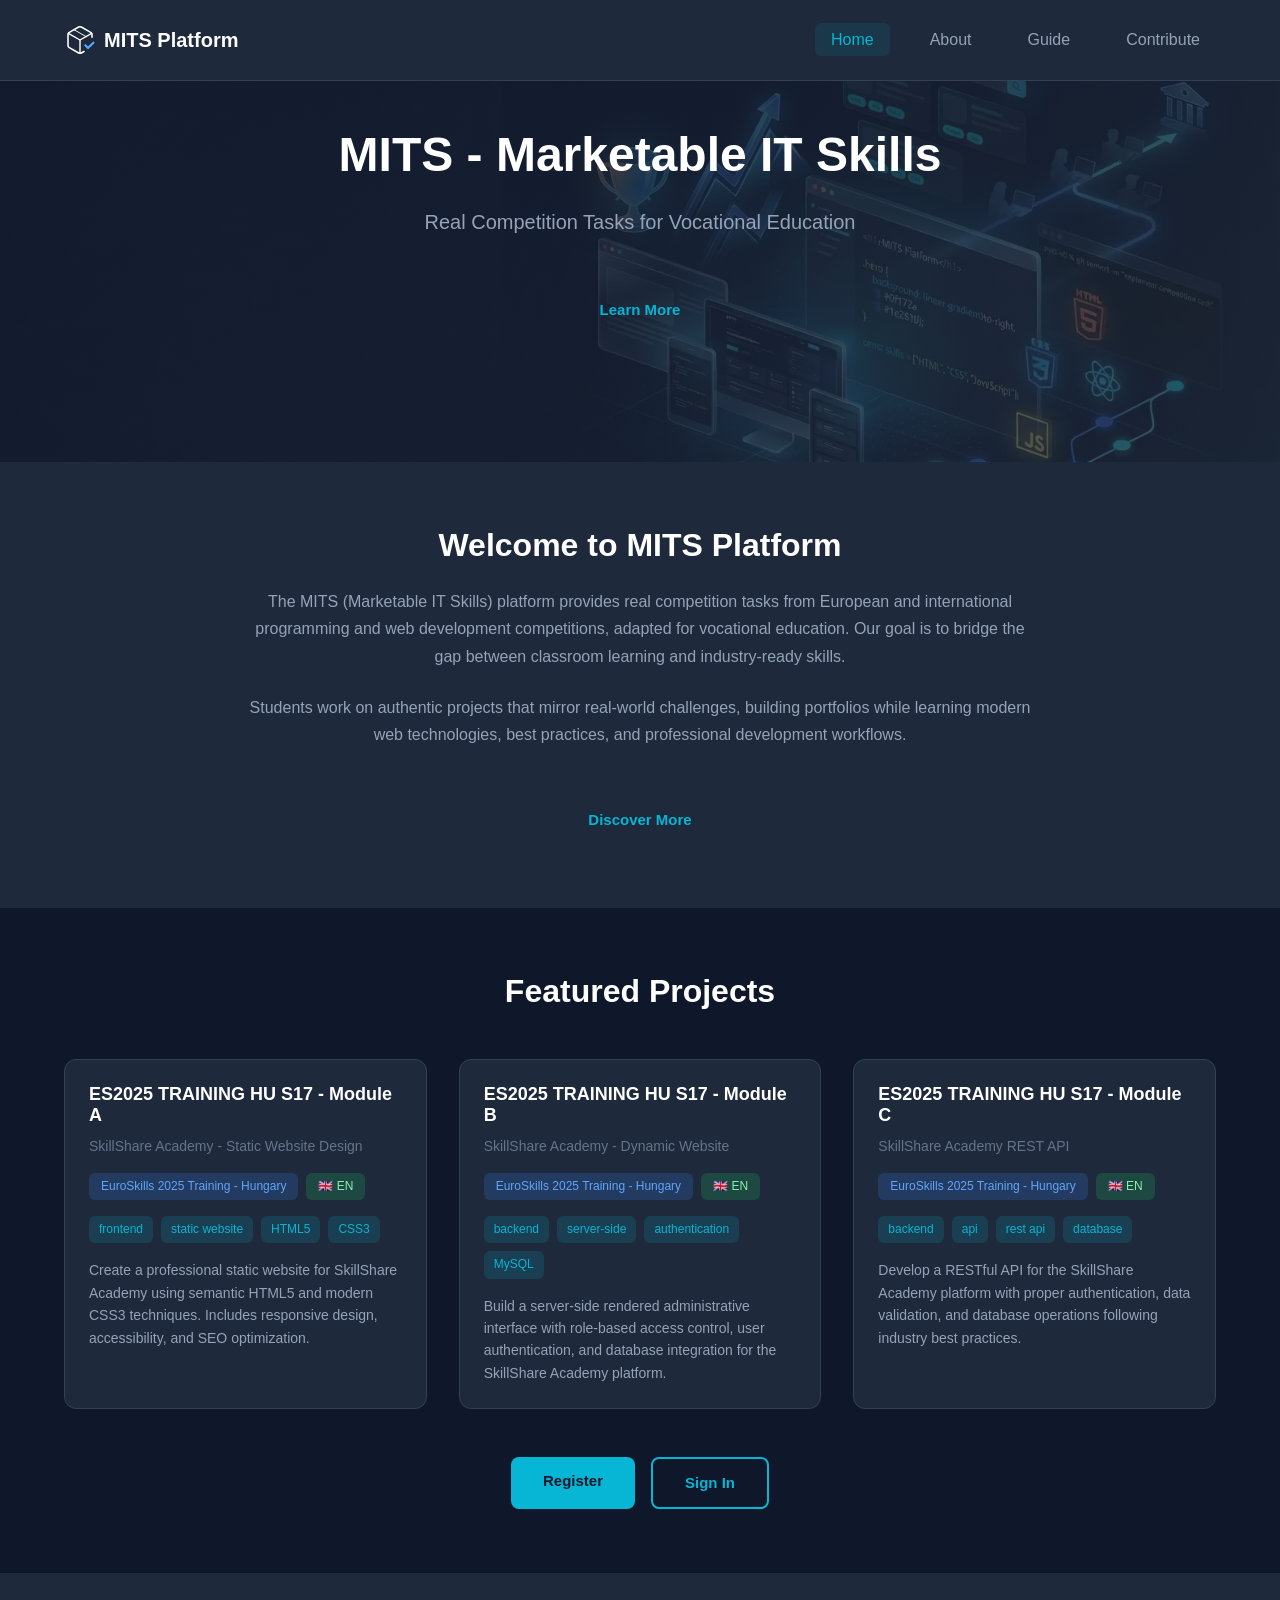
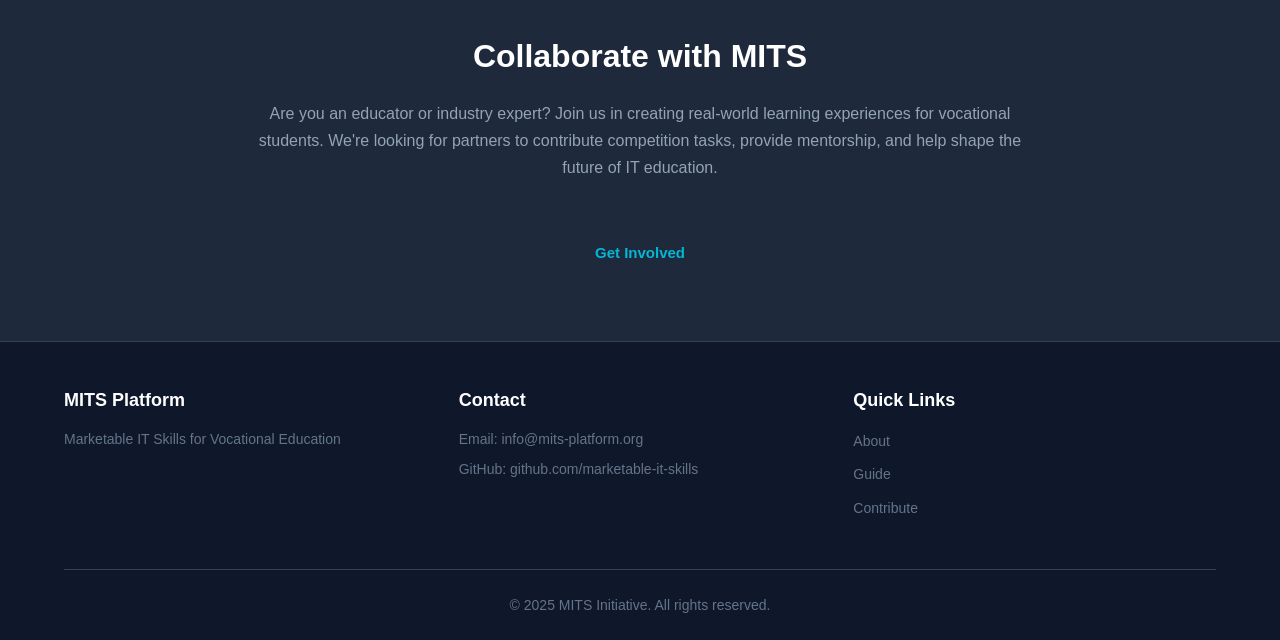
<file: index.html>
<!doctype html>
<html lang="en">
  <head>
    <meta charset="UTF-8" >
    <meta name="viewport" content="width=device-width, initial-scale=1.0" >
    <title>MITS - Marketable IT Skills Platform</title>

    <!-- CSS files -->
    <link rel="stylesheet" href="css/base.css" >
    <link rel="stylesheet" href="css/layout.css" >
    <link rel="stylesheet" href="css/index.css" >
  </head>
  <body>
    <!-- Header navigációval -->
    <header>
      <div class="container">
        <div class="logo">
          <img src="assets/images/logo-dark.svg" alt="MITS Logo" class="logo-icon" >
          <span>MITS Platform</span>
        </div>
        <nav>
          <ul>
            <li><a href="index.html" class="active">Home</a></li>
            <li><a href="about.html">About</a></li>
            <li><a href="guide.html">Guide</a></li>
            <li><a href="contribute.html">Contribute</a></li>
          </ul>
        </nav>
      </div>
    </header>
    <!-- Main Content -->
    <main>
      <!-- Hero Section -->
      <section class="hero">
        <div class="container">
          <h1>MITS - Marketable IT Skills</h1>
          <p class="subtitle">
            Real Competition Tasks for Vocational Education
          </p>
          <a href="about.html" class="btn">Learn More</a>
        </div>
      </section>

      <!-- Introduction Section -->
      <section class="intro">
        <div class="container">
          <h2>Welcome to MITS Platform</h2>
          <p>
            The MITS (Marketable IT Skills) platform provides real competition
            tasks from European and international programming and web
            development competitions, adapted for vocational education. Our goal
            is to bridge the gap between classroom learning and industry-ready
            skills.
          </p>
          <p>
            Students work on authentic projects that mirror real-world
            challenges, building portfolios while learning modern web
            technologies, best practices, and professional development
            workflows.
          </p>
          <a href="about.html" class="btn">Discover More</a>
        </div>
      </section>

      <!-- Featured Projects Section -->
      <section class="featured-projects">
        <div class="container">
          <h2>Featured Projects</h2>

          <div class="projects-grid">
            <!-- Project Card 1 -->
            <article class="project-card">
              <h3>ES2025 TRAINING HU S17 - Module A</h3>
              <p class="card-subtitle">
                SkillShare Academy - Static Website Design
              </p>

              <div class="badges">
                <span class="badge">EuroSkills 2025 Training - Hungary</span>
                <span class="badge-lang">🇬🇧 EN</span>
              </div>

              <div class="tags">
                <span class="tag">frontend</span>
                <span class="tag">static website</span>
                <span class="tag">HTML5</span>
                <span class="tag">CSS3</span>
              </div>

              <p class="card-description">
                Create a professional static website for SkillShare Academy
                using semantic HTML5 and modern CSS3 techniques. Includes
                responsive design, accessibility, and SEO optimization.
              </p>
            </article>

            <!-- Project Card 2 -->
            <article class="project-card">
              <h3>ES2025 TRAINING HU S17 - Module B</h3>
              <p class="card-subtitle">SkillShare Academy - Dynamic Website</p>

              <div class="badges">
                <span class="badge">EuroSkills 2025 Training - Hungary</span>
                <span class="badge-lang">🇬🇧 EN</span>
              </div>

              <div class="tags">
                <span class="tag">backend</span>
                <span class="tag">server-side</span>
                <span class="tag">authentication</span>
                <span class="tag">MySQL</span>
              </div>

              <p class="card-description">
                Build a server-side rendered administrative interface with
                role-based access control, user authentication, and database
                integration for the SkillShare Academy platform.
              </p>
            </article>

            <!-- Project Card 3 -->
            <article class="project-card">
              <h3>ES2025 TRAINING HU S17 - Module C</h3>
              <p class="card-subtitle">SkillShare Academy REST API</p>

              <div class="badges">
                <span class="badge">EuroSkills 2025 Training - Hungary</span>
                <span class="badge-lang">🇬🇧 EN</span>
              </div>

              <div class="tags">
                <span class="tag">backend</span>
                <span class="tag">api</span>
                <span class="tag">rest api</span>
                <span class="tag">database</span>
              </div>

              <p class="card-description">
                Develop a RESTful API for the SkillShare Academy platform with
                proper authentication, data validation, and database operations
                following industry best practices.
              </p>
            </article>
          </div>

          <!-- Call-to-Action Buttons -->
          <div class="cta-buttons">
            <a href="guide.html" class="btn btn-primary">Register</a>
            <a href="guide.html" class="btn btn-secondary">Sign In</a>
          </div>
        </div>
      </section>

      <!-- Collaboration Section -->
      <section class="collaboration">
        <div class="container">
          <h2>Collaborate with MITS</h2>
          <p>
            Are you an educator or industry expert? Join us in creating
            real-world learning experiences for vocational students. We're
            looking for partners to contribute competition tasks, provide
            mentorship, and help shape the future of IT education.
          </p>
          <a href="contribute.html" class="btn">Get Involved</a>
        </div>
      </section>
    </main>

    <!-- Footer -->
    <footer>
      <div class="container">
        <div class="footer-content">
          <div class="footer-section">
            <h4>MITS Platform</h4>
            <p>Marketable IT Skills for Vocational Education</p>
          </div>

          <div class="footer-section">
            <h4>Contact</h4>
            <p>Email: info@mits-platform.org</p>
            <p>GitHub: github.com/marketable-it-skills</p>
          </div>

          <div class="footer-section">
            <h4>Quick Links</h4>
            <ul>
              <li><a href="about.html">About</a></li>
              <li><a href="guide.html">Guide</a></li>
              <li><a href="contribute.html">Contribute</a></li>
            </ul>
          </div>
        </div>

        <div class="footer-bottom">
          <p>&copy; 2025 MITS Initiative. All rights reserved.</p>
        </div>
      </div>
    </footer>
  </body>
</html>
</file>
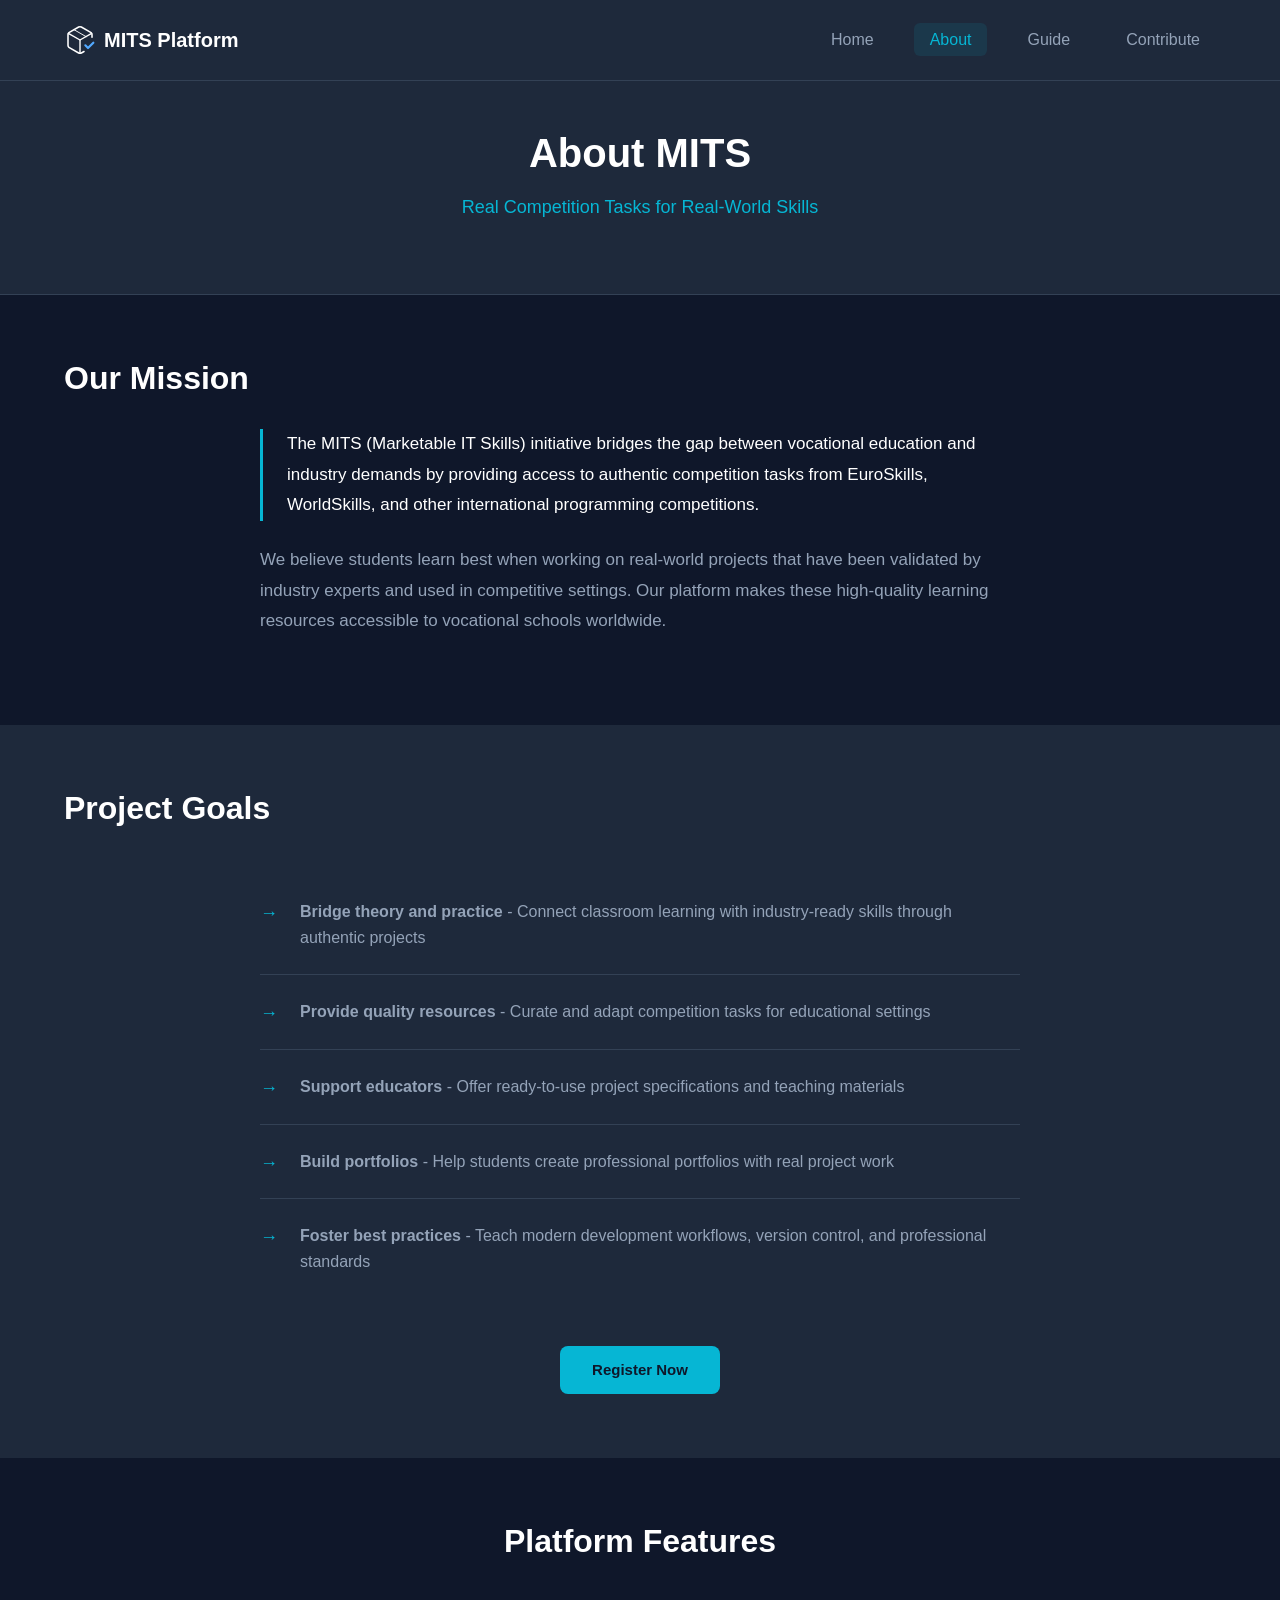
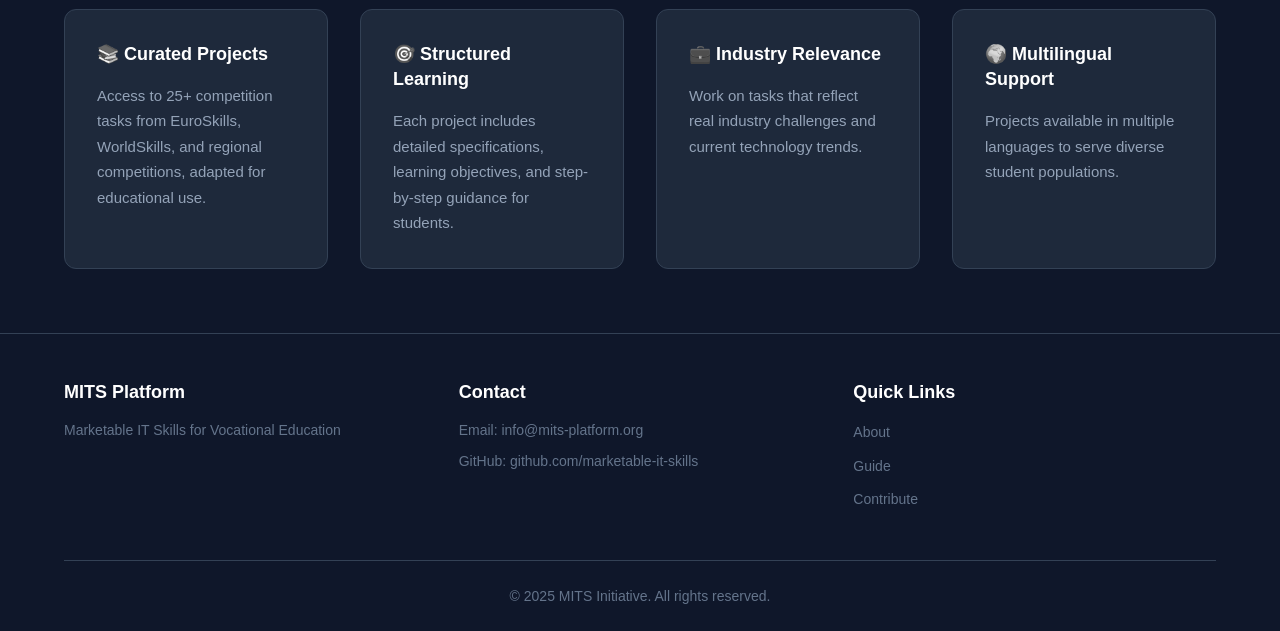
<file: about.html>
<!DOCTYPE html>
<html lang="en">
  <head>
    <meta charset="UTF-8" >
    <meta name="viewport" content="width=device-width, initial-scale=1.0" >
    <meta
      name="description"
      content="Learn about the MITS platform and our mission"
    >
    <title>About MITS - Marketable IT Skills Platform</title>

    <!-- CSS Files -->
    <link rel="stylesheet" href="css/base.css" >
    <link rel="stylesheet" href="css/layout.css" >
    <link rel="stylesheet" href="css/about.css" >
  </head>
  <body>
    <!-- Header with Navigation -->
    <header>
      <div class="container">
        <div class="logo">
          <img src="assets/images/logo-dark.svg" alt="MITS Logo" class="logo-icon" />
          <span>MITS Platform</span>
        </div>
        <nav>
          <ul>
            <li><a href="index.html">Home</a></li>
            <li><a href="about.html" class="active">About</a></li>
            <li><a href="guide.html">Guide</a></li>
            <li><a href="contribute.html">Contribute</a></li>
          </ul>
        </nav>
      </div>
    </header>

    <!-- Main Content -->
    <main>
      <!-- Page Title Section -->
      <section class="page-title">
        <div class="container">
          <h1>About MITS</h1>
          <p class="subtitle">Real Competition Tasks for Real-World Skills</p>
        </div>
      </section>

      <!-- Mission Section -->
      <section class="mission">
        <div class="container">
          <h2>Our Mission</h2>
          <p>
            The MITS (Marketable IT Skills) initiative bridges the gap between
            vocational education and industry demands by providing access to
            authentic competition tasks from EuroSkills, WorldSkills, and other
            international programming competitions.
          </p>
          <p>
            We believe students learn best when working on real-world projects
            that have been validated by industry experts and used in competitive
            settings. Our platform makes these high-quality learning resources
            accessible to vocational schools worldwide.
          </p>
        </div>
      </section>

      <!-- Project Goals Section -->
      <section class="goals">
        <div class="container">
          <h2>Project Goals</h2>
          <ul class="goals-list">
            <li>
              <strong>Bridge theory and practice</strong> - Connect classroom
              learning with industry-ready skills through authentic projects
            </li>
            <li>
              <strong>Provide quality resources</strong> - Curate and adapt
              competition tasks for educational settings
            </li>
            <li>
              <strong>Support educators</strong> - Offer ready-to-use project
              specifications and teaching materials
            </li>
            <li>
              <strong>Build portfolios</strong> - Help students create
              professional portfolios with real project work
            </li>
            <li>
              <strong>Foster best practices</strong> - Teach modern development
              workflows, version control, and professional standards
            </li>
          </ul>
          <a href="guide.html" class="btn btn-primary">Register Now</a>
        </div>
      </section>

      <!-- Platform Features Section -->
      <section class="features">
        <div class="container">
          <h2>Platform Features</h2>
          <div class="features-grid">
            <div class="feature">
              <h3><span class="feature-icon">📚</span> Curated Projects</h3>              
              <p>
                Access to 25+ competition tasks from EuroSkills, WorldSkills,
                and regional competitions, adapted for educational use.
              </p>
            </div>

            <div class="feature">
              <h3><span class="feature-icon">🎯</span> Structured Learning</h3>
              <p>
                Each project includes detailed specifications, learning
                objectives, and step-by-step guidance for students.
              </p>
            </div>

            <div class="feature">
              <h3><span class="feature-icon">💼</span> Industry Relevance</h3>
              <p>
                Work on tasks that reflect real industry challenges and current
                technology trends.
              </p>
            </div>

            <div class="feature">
              <h3><span class="feature-icon">🌍</span> Multilingual Support</h3>
              <p>
                Projects available in multiple languages to serve diverse
                student populations.
              </p>
            </div>
          </div>
        </div>
      </section>
    </main>

    <!-- Footer -->
    <footer>
      <div class="container">
        <div class="footer-content">
          <div class="footer-section">
            <h4>MITS Platform</h4>
            <p>Marketable IT Skills for Vocational Education</p>
          </div>

          <div class="footer-section">
            <h4>Contact</h4>
            <p>Email: info@mits-platform.org</p>
            <p>GitHub: github.com/marketable-it-skills</p>
          </div>

          <div class="footer-section">
            <h4>Quick Links</h4>
            <ul>
              <li><a href="about.html">About</a></li>
              <li><a href="guide.html">Guide</a></li>
              <li><a href="contribute.html">Contribute</a></li>
            </ul>
          </div>
        </div>

        <div class="footer-bottom">
          <p>&copy; 2025 MITS Initiative. All rights reserved.</p>
        </div>
      </div>
    </footer>
  </body>
</html>
</file>
<file: css/base.css>
/* ==========================================
   CSS RESET & BASE STYLES
   ========================================== */

/* Box Model Fix */
*,
*::before,
*::after {
  box-sizing: border-box;
  margin: 0;
  padding: 0;
}

/* CSS Custom Properties (Variables) */
:root {
  /* Colors - Dark Theme */
  --color-bg-primary: #0f172a; /* slate-900 - main background */
  --color-bg-secondary: #1e293b; /* slate-800 - card background */
  --color-bg-secondary-dark: #0f172a; /* slate-900 - darker secondary background */
  --color-bg-tertiary: #334155; /* slate-700 - subtle borders */

  --color-text-primary: #ffffff; /* white - headings */
  --color-text-secondary: #94a3b8; /* slate-400 - body text */
  --color-text-tertiary: #64748b; /* slate-500 - muted text */

  --color-accent: #06b6d4; /* cyan-500 - primary accent */
  --color-accent-hover: #0891b2; /* cyan-600 - hover state */

  /* Spacing Scale */
  --spacing-xs: 0.5rem; /* 8px */
  --spacing-sm: 1rem; /* 16px */
  --spacing-md: 1.5rem; /* 24px */
  --spacing-lg: 2rem; /* 32px */
  --spacing-xl: 3rem; /* 48px */
  --spacing-2xl: 4rem; /* 64px */

  /* Typography */
  --font-family:
    -apple-system, BlinkMacSystemFont, "Segoe UI", Roboto, "Helvetica Neue",
    Arial, sans-serif;

  /* Layout */
  --container-max-width: 1200px;

  /* Border Radius */
  --radius-sm: 0.375rem; /* 6px */
  --radius-md: 0.5rem; /* 8px */
  --radius-lg: 0.75rem; /* 12px */
}

/* Base Typography */
html {
  font-size: 16px;
  -webkit-font-smoothing: antialiased;
  -moz-osx-font-smoothing: grayscale;
}

body {
  font-family: var(--font-family);
  background-color: var(--color-bg-primary);
  color: var(--color-text-secondary);
  line-height: 1.6;
  min-height: 100vh;
}

/* Headings */
h1,
h2,
h3,
h4,
h5,
h6 {
  color: var(--color-text-primary);
  font-weight: 700;
  line-height: 1.2;
  margin-bottom: var(--spacing-sm);
}

h1 {
  font-size: 2.5rem; /* 40px */
}

h2 {
  font-size: 2rem; /* 32px */
}

h3 {
  font-size: 1.5rem; /* 24px */
}

h4 {
  font-size: 1.25rem; /* 20px */
}

/* Paragraphs */
p {
  margin-bottom: var(--spacing-sm);
}

/* Links */
a {
  color: var(--color-accent);
  text-decoration: none;
  transition: color 0.2s ease;
}

a:hover {
  color: var(--color-accent-hover);
}

/* Lists */
ul,
ol {
  list-style-position: inside;
  margin-bottom: var(--spacing-sm);
}

/* Remove list styling from navigation */
nav ul {
  list-style: none;
}

/* Subtitle styling */
.subtitle {
  font-size: 1.25rem;
  color: var(--color-text-secondary);
  margin-bottom: var(--spacing-md);
}

/* ==========================================
   BUTTON COMPONENTS
   ========================================== */

/* Base button styles (shared by all buttons) */
.btn {
  display: inline-block;
  padding: 0.75rem 2rem;
  border-radius: var(--radius-md);
  font-weight: 600;
  font-size: 0.9375rem; /* 15px */
  text-decoration: none;
  text-align: center;
  cursor: pointer;
  transition: all 0.3s ease;
  border: none;
}

/* Primary button - main call-to-action */
.btn-primary {
  background-color: var(--color-accent);
  color: var(--color-bg-primary);
}

.btn-primary:hover {
  background-color: var(--color-accent-hover);
  color: var(--color-text-primary);
  transform: translateY(-2px);
  box-shadow: 0 4px 12px rgba(6, 182, 212, 0.4);
}

/* Secondary button - alternative action */
.btn-secondary {
  background-color: transparent;
  color: var(--color-accent);
  border: 2px solid var(--color-accent);
}

.btn-secondary:hover {
  background-color: rgba(6, 182, 212, 0.1);
  color: var(--color-text-primary);
  transform: translateY(-2px);
  box-shadow: 0 4px 12px rgba(6, 182, 212, 0.4);
}
</file>
<file: css/layout.css>
/* ==========================================
   LAYOUT - STRUCTURAL STYLES
   ========================================== */

/* Container */
.container {
  max-width: var(--container-max-width);
  margin: 0 auto;
  padding: 0 var(--spacing-md);
}

/* Header */
header {
  background-color: var(--color-bg-secondary);
  padding: var(--spacing-md) 0;
  border-bottom: 1px solid var(--color-bg-tertiary);
  position: sticky;
  top: 0;
  z-index: 100;
}

header .container {
  display: flex;
  justify-content: space-between;
  align-items: center;
}

/* Logo */
.logo {
  display: flex;
  align-items: center;
  gap: var(--spacing-xs);
  font-size: 1.25rem;
  font-weight: 700;
  color: var(--color-text-primary);
}

.logo-icon {
  width: 2rem;
  height: 2rem;
  display: block;
}

/* Navigation */
nav ul {
  display: flex;
  gap: var(--spacing-md);
  list-style: none;
  margin: 0;
}

nav a {
  color: var(--color-text-secondary);
  font-weight: 500;
  padding: var(--spacing-xs) var(--spacing-sm);
  border-radius: var(--radius-sm);
  transition: all 0.2s ease;
}

nav a:hover {
  color: var(--color-text-primary);
  background-color: var(--color-bg-tertiary);
}

nav a.active {
  color: var(--color-accent);
  background-color: rgba(6, 182, 212, 0.1);
}

/* Main Content */
main {
  min-height: 50vh;
}

/* Sections */
section {
  padding: var(--spacing-2xl) 0;
}

/* Remove excessive padding from first section */
section:first-child {
  padding-top: var(--spacing-xl);
}

/* Footer */
footer {
  background-color: var(--color-bg-secondary-dark);
  padding: var(--spacing-xl) 0 var(--spacing-md);
  border-top: 1px solid var(--color-bg-tertiary);
}

.footer-content {
  display: grid;
  grid-template-columns: repeat(auto-fit, minmax(250px, 1fr));
  gap: var(--spacing-lg);
  margin-bottom: var(--spacing-lg);
}

.footer-section h4 {
  color: var(--color-text-primary);
  margin-bottom: var(--spacing-sm);
  font-size: 1.125rem;
}

.footer-section p {
  color: var(--color-text-tertiary);
  font-size: 0.875rem;
  margin-bottom: var(--spacing-xs);
}

.footer-section ul {
  list-style: none;
}

.footer-section ul li {
  margin-bottom: var(--spacing-xs);
}

.footer-section a {
  color: var(--color-text-tertiary);
  font-size: 0.875rem;
  transition: color 0.2s ease;
}

.footer-section a:hover {
  color: var(--color-accent);
}

.footer-bottom {
  text-align: center;
  padding-top: var(--spacing-md);
  border-top: 1px solid var(--color-bg-tertiary);
}

.footer-bottom p {
  color: var(--color-text-tertiary);
  font-size: 0.875rem;
  margin: 0;
}
</file>
<file: css/index.css>
/* ==========================================
   HERO SECTION
   ========================================== */

.hero {
  background-image:
    linear-gradient(
      135deg,
      rgba(15, 23, 42, 0.85) 0%,
      rgba(30, 41, 59, 0.75) 100%
    ),
    url("../assets/images/mits-hero-image.webp");
  background-size: cover;
  background-position: center;
  background-repeat: no-repeat;
  padding: 8rem 0;
  text-align: center;
  position: relative;
}

.hero h1 {
  font-size: 3rem; /* 48px */
  font-weight: 700;
  margin-bottom: 1.5rem;
  line-height: 1.1;
}

.hero .subtitle {
  font-size: 1.25rem; /* 20px */
  margin-bottom: 2rem;
  color: var(--color-text-secondary);
}

.hero .btn {
  margin-top: 1rem;
}

/* ==========================================
   INTRODUCTION SECTION
   ========================================== */

.intro {
  background-color: var(--color-bg-secondary); /* slate-800 */
  padding: var(--spacing-2xl) 0; /* 64px top/bottom */
  text-align: center;
}

.intro h2 {
  margin-bottom: var(--spacing-md); /* 24px */
}

.intro p {
  font-size: 1rem;
  line-height: 1.7;
  margin-bottom: var(--spacing-md);
  max-width: 800px;
  margin-left: auto;
  margin-right: auto;
}

.intro .btn {
  margin-top: var(--spacing-md); /* 24px */
}

/* ==========================================
   FEATURED PROJECTS SECTION
   ========================================== */

.featured-projects {
  padding: var(--spacing-2xl) 0; /* 64px top/bottom */
}

.featured-projects h2 {
  text-align: center;
  margin-bottom: var(--spacing-xl); /* 48px */
}

.projects-grid {
  display: grid;
  grid-template-columns: repeat(3, 1fr);
  gap: var(--spacing-lg); /* 32px */
  margin-bottom: var(--spacing-xl); /* 48px */
}

.project-card {
  background-color: var(--color-bg-secondary); /* slate-800 */
  border: 1px solid var(--color-bg-tertiary); /* slate-700 */
  border-radius: var(--radius-lg); /* 12px */
  padding: var(--spacing-md); /* 24px */
  transition: all 0.3s ease;
}

.project-card:hover {
  background-color: var(--color-bg-tertiary); /* slate-700 */
  transform: translateY(-4px);
  box-shadow: 0 8px 24px rgba(0, 0, 0, 0.3);
}

/* Card headings */
.project-card h3 {
  font-size: 1.125rem; /* 18px */
  margin-bottom: var(--spacing-xs); /* 8px */
  color: var(--color-text-primary); /* white */
}

.card-subtitle {
  font-size: 0.875rem; /* 14px */
  color: var(--color-text-tertiary); /* slate-500 */
  margin-bottom: var(--spacing-sm); /* 16px */
}

/* Badges container */
.badges {
  display: flex;
  gap: var(--spacing-xs); /* 8px */
  margin-bottom: var(--spacing-sm); /* 16px */
  flex-wrap: wrap;
}

/* Badge styles */
.badge {
  display: inline-block;
  background-color: rgba(59, 130, 246, 0.2); /* blue with 20% opacity */
  color: rgb(96, 165, 250); /* light blue */
  padding: 0.25rem 0.75rem; /* 4px 12px */
  border-radius: var(--radius-sm); /* 6px */
  font-size: 0.75rem; /* 12px */
  font-weight: 500;
}

.badge-lang {
  display: inline-block;
  background-color: rgba(34, 197, 94, 0.2); /* green with 20% opacity */
  color: rgb(134, 239, 172); /* light green */
  padding: 0.25rem 0.75rem;
  border-radius: var(--radius-sm);
  font-size: 0.75rem;
  font-weight: 500;
}

/* Tags container */
.tags {
  display: flex;
  flex-wrap: wrap;
  gap: 0.5rem; /* 8px */
  margin: var(--spacing-sm) 0; /* 16px top/bottom */
}

/* Individual tags */
.tag {
  display: inline-block;
  background-color: rgba(6, 182, 212, 0.15); /* cyan with 15% opacity */
  color: var(--color-accent); /* cyan-500 */
  padding: 0.25rem 0.625rem; /* 4px 10px */
  border-radius: var(--radius-sm); /* 6px */
  font-size: 0.75rem; /* 12px */
  font-weight: 500;
}

/* Card description text */
.card-description {
  font-size: 0.875rem; /* 14px */
  line-height: 1.6;
  color: var(--color-text-secondary); /* slate-400 */
  margin-top: var(--spacing-sm); /* 16px */
  margin-bottom: 0;
}

/* ==========================================
   CTA BUTTONS SECTION
   ========================================== */

.cta-buttons {
  display: flex;
  justify-content: center;
  gap: var(--spacing-sm); /* 16px */
  flex-wrap: wrap;
  margin-top: var(--spacing-xl); /* 48px */
}

/* ==========================================
   COLLABORATION SECTION
   ========================================== */

.collaboration {
  background-color: var(--color-bg-secondary); /* slate-800 */
  padding: var(--spacing-2xl) 0; /* 64px top/bottom */
  text-align: center;
}

.collaboration h2 {
  margin-bottom: var(--spacing-md); /* 24px */
}

.collaboration p {
  font-size: 1rem;
  line-height: 1.7;
  margin-bottom: var(--spacing-lg); /* 32px */
  max-width: 800px;
  margin-left: auto;
  margin-right: auto;
}

.collaboration .btn {
  margin-top: var(--spacing-sm); /* 16px */
}
</file>
<file: css/about.css>
/* ==========================================
   ABOUT PAGE SPECIFIC STYLES (about.css)
   Module 4: About Page Styling
   ========================================== */

/* ==========================================
   PAGE TITLE SECTION
   ========================================== */

.page-title {
  background-color: var(--color-bg-secondary);
  padding: var(--spacing-xl) 0;
  text-align: center;
  border-bottom: 1px solid var(--color-bg-tertiary);
}

.page-title h1 {
  font-size: 2.5rem;
  margin-bottom: var(--spacing-sm);
}

.page-title .subtitle {
  color: var(--color-accent);
  font-size: 1.125rem;
  font-weight: 500;
}

/* ==========================================
   MISSION SECTION
   ========================================== */

.mission {
  background-color: var(--color-bg-primary);
  padding: var(--spacing-2xl) 0;
}

.mission h2 {
  margin-bottom: var(--spacing-lg);
}

.mission p {
  font-size: 1.0625rem; /* 17px - slightly larger than base 16px */
  line-height: 1.8;
  max-width: 760px;
  margin-left: auto;
  margin-right: auto;
  margin-bottom: var(--spacing-md);
}

.mission p:first-of-type {
  border-left: 3px solid var(--color-accent);
  padding-left: var(--spacing-md);
  color: var(--color-text-primary);
}

/* ==========================================
   GOALS SECTION
   ========================================== */

.goals {
  background-color: var(--color-bg-secondary);
  padding: var(--spacing-2xl) 0;
}

.goals h2 {
  margin-bottom: var(--spacing-xl);
}

.goals-list {
  list-style: none;
  margin: 0 0 var(--spacing-xl) 0;
  padding: 0;
  max-width: 760px;
  margin-left: auto;
  margin-right: auto;
}

.goals-list li {
  position: relative;
  padding: var(--spacing-md) 0 var(--spacing-md) 2.5rem;
  border-bottom: 1px solid var(--color-bg-tertiary);
  font-size: 1rem;
  line-height: 1.6;
}

.goals-list li:last-child {
  border-bottom: none;
}

.goals-list li::before {
  content: "→";
  position: absolute;
  left: 0;
  top: var(--spacing-md);
  color: var(--color-accent);
  font-weight: 700;
  font-size: 1.125rem;
}

.goals .btn {
  display: block;
  width: fit-content;
  margin: 0 auto;
}

/* ==========================================
   FEATURES SECTION
   ========================================== */

.features {
  background-color: var(--color-bg-primary);
  padding: var(--spacing-2xl) 0;
}

.features h2 {
  text-align: center;
  margin-bottom: var(--spacing-xl);
}

.features-grid {
  display: grid;
  grid-template-columns: repeat(auto-fit, minmax(240px, 1fr));
  gap: var(--spacing-lg);
}

/* ==========================================
   FEATURE CARDS
   ========================================== */

.feature {
  background-color: var(--color-bg-secondary);
  border: 1px solid var(--color-bg-tertiary);
  border-radius: var(--radius-lg);
  padding: var(--spacing-lg);
  transition: all 0.3s ease;
  display: flex;
  flex-direction: column;
}

.feature:hover {
  background-color: var(--color-bg-tertiary);
  transform: translateY(-4px);
  box-shadow: 0 8px 24px rgba(0, 0, 0, 0.3);
  border-color: var(--color-accent);
}

.feature h3 {
  font-size: 1.125rem;
  margin-bottom: var(--spacing-sm);
  line-height: 1.4;
}

.feature-icon {
  filter: grayscale(1);
}

.feature p {
  font-size: 0.9375rem; /* 15px */
  line-height: 1.7;
  color: var(--color-text-secondary);
  margin: 0;
  flex-grow: 1;
}
</file>
